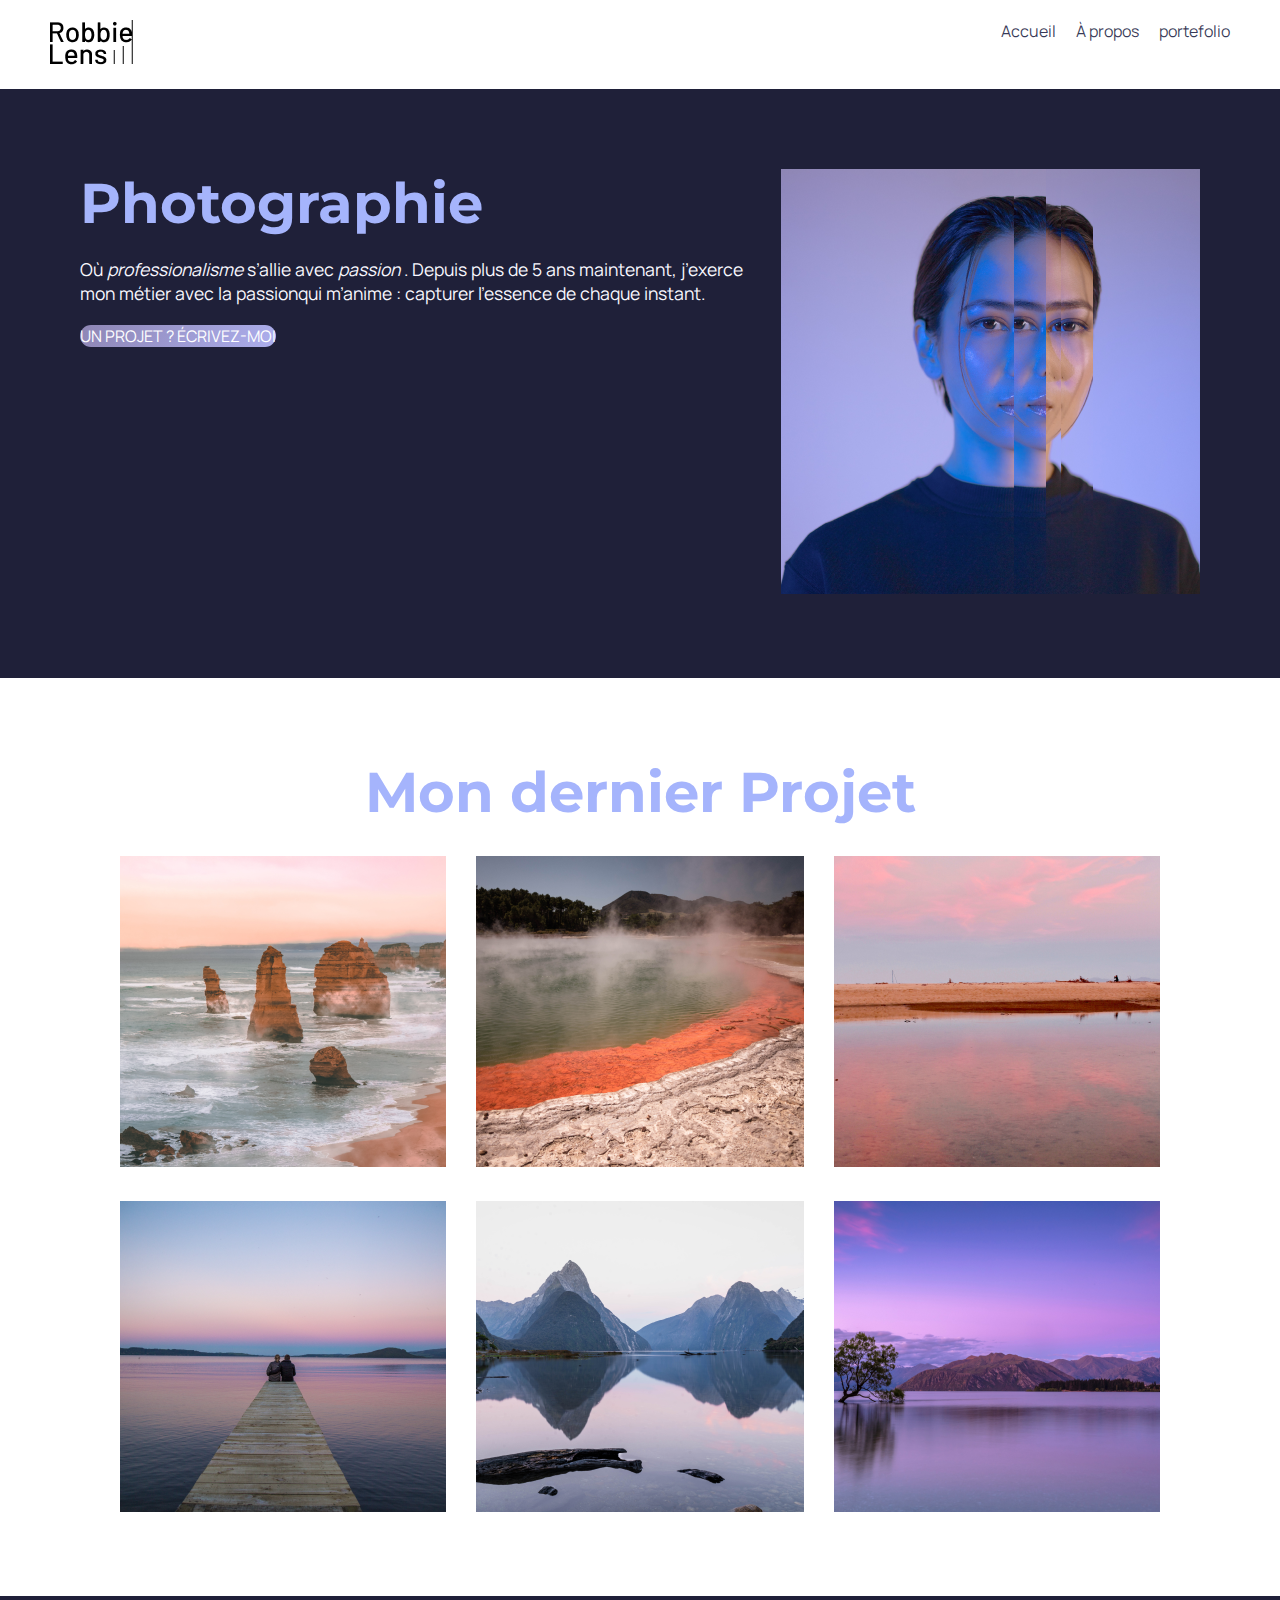
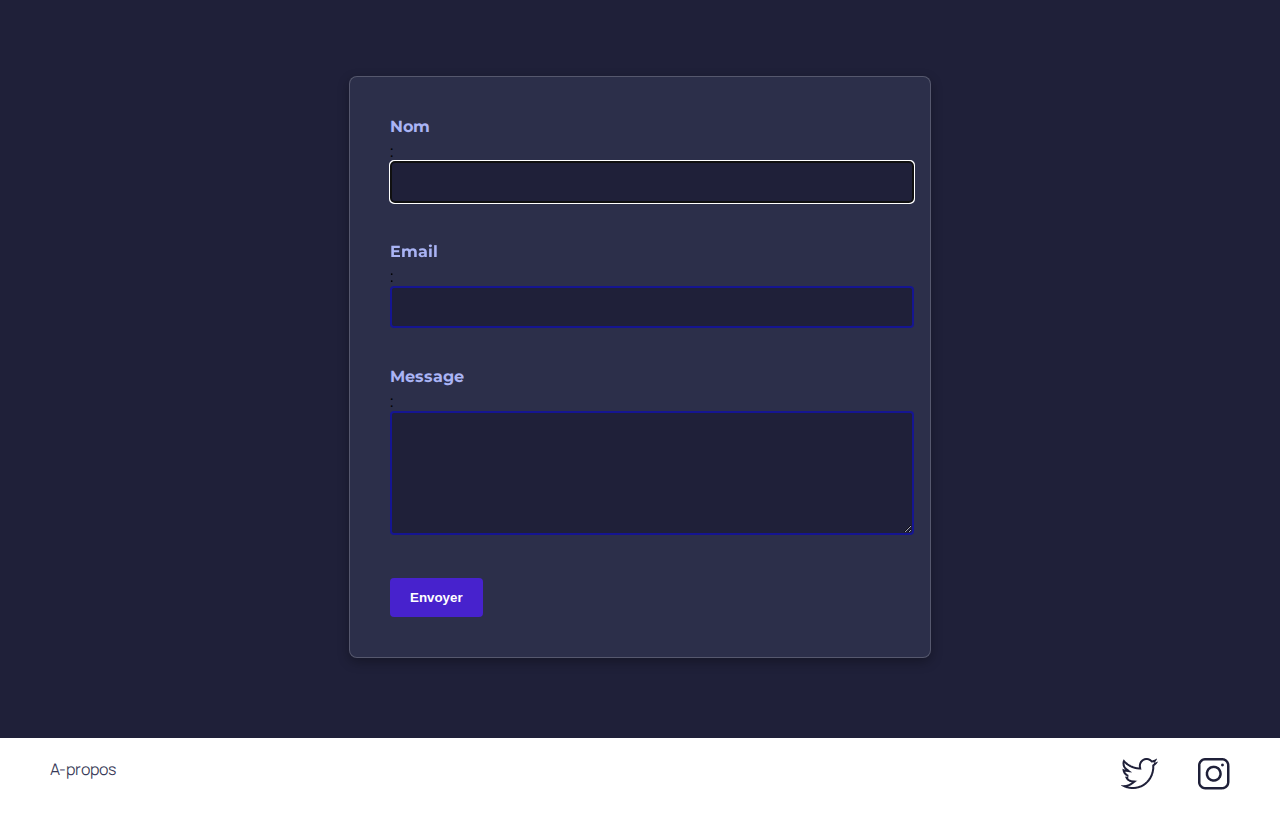
<file: index.html>
<!DOCTYPE html>
<html lang="fr">

<head>
    <meta charset="utf-8">
    <title>Accueil - Robbie Lens Photographie</title>
    <link rel="stylesheet" href="style.css">
    <link rel="preconnect" href="https://fonts.googleapis.com">
<link rel="preconnect" href="https://fonts.gstatic.com" crossorigin>
<link href="https://fonts.googleapis.com/css2?family=Manrope&family=Montserrat:ital,wght@0,100..900;1,100..900&display=swap" rel="stylesheet">
<link rel="preconnect" href="https://fonts.googleapis.com">
<link rel="preconnect" href="https://fonts.gstatic.com" crossorigin>
<link href="https://fonts.googleapis.com/css2?family=Manrope&family=Montserrat:ital,wght@0,100..900;1,100..900&display=swap" rel="stylesheet">
</head>

<body>
    <header>
        <nav>
            <div class="color">
                <img src="images/logo.png" alt="Logo Robbie Lens" >
            </div>
            <div class="space">
                <a href="index.html">Accueil</a>
                <a href="dossier-demo/a-propos.html">À propos</a>
                <a href="portefolio.html">portefolio</a>
            </div>
        </nav>
    </header>
    <main>
        <section class="align">
            <div id="espace">
                <h1 id="espace1">Photographie</h1>
                <p id="espace2">Où <em>professionalisme</em> s’allie avec <em>passion</em> . Depuis plus de 5 ans maintenant, j’exerce mon métier avec la passionqui m’anime : capturer l’essence de chaque instant.</p>
                <div id="espace3">
                    <a href="#formulaire" class="degrade ">UN PROJET ? ÉCRIVEZ-MOI </a>
                </div>
            </div>
            <div class="color"> 
                <img src="images/robbie-lens.png" alt="robbie">
            </div>
        </section class="back">
        <section id="alignvrai">
            <h1>Mon dernier Projet</h1>
            <div class="row">
                <div><img src="images/acceuil/element-1.png" alt="ex"></div>
                <div><img src="images/acceuil/element-2.png" alt="ex"></div>
                <div><img src="images/acceuil/element-3.png" alt="ex"></div>
            </div>
            <div class="row">
                <div><img src="images/acceuil/element-4.png" alt="ex"></div>
                <div><img src="images/acceuil/element-5.png" alt="ex"></div>
                <div><img src="images/acceuil/element-6.png" alt="ex"></div>
            </div>
        </section>
        <section>
            <form action="" method="get" id="formulaire">
                <label for="nom">Nom</label>: <input type="text" name="nom" id="nom" required autofocus><br><br>
                <label for="mail">Email</label>: <input type="email" name="mail" id="mail" required ><br><br>
                <label for="message">Message</label>: <textarea name="message" id="message" required></textarea><br><br>
                <input type="submit" value="Envoyer" >
            </form>
        </section>
    </main>
    <footer>
    
        <div>
            <a href="dossier-demo/a-propos.html">A-propos</a><br>
        </div>
        <div class="foot">
            <a href="https://x.com/" target="_blank"><img src="images/twitter.png" alt="image-twitter"></a><br>
            <a href="http://www.instagram.com/" target="_blank" ><img src="images/instagram.png" alt="instagram"></a>   
        </div>

    </footer>
    
   
    
</body>

</html>
</file>
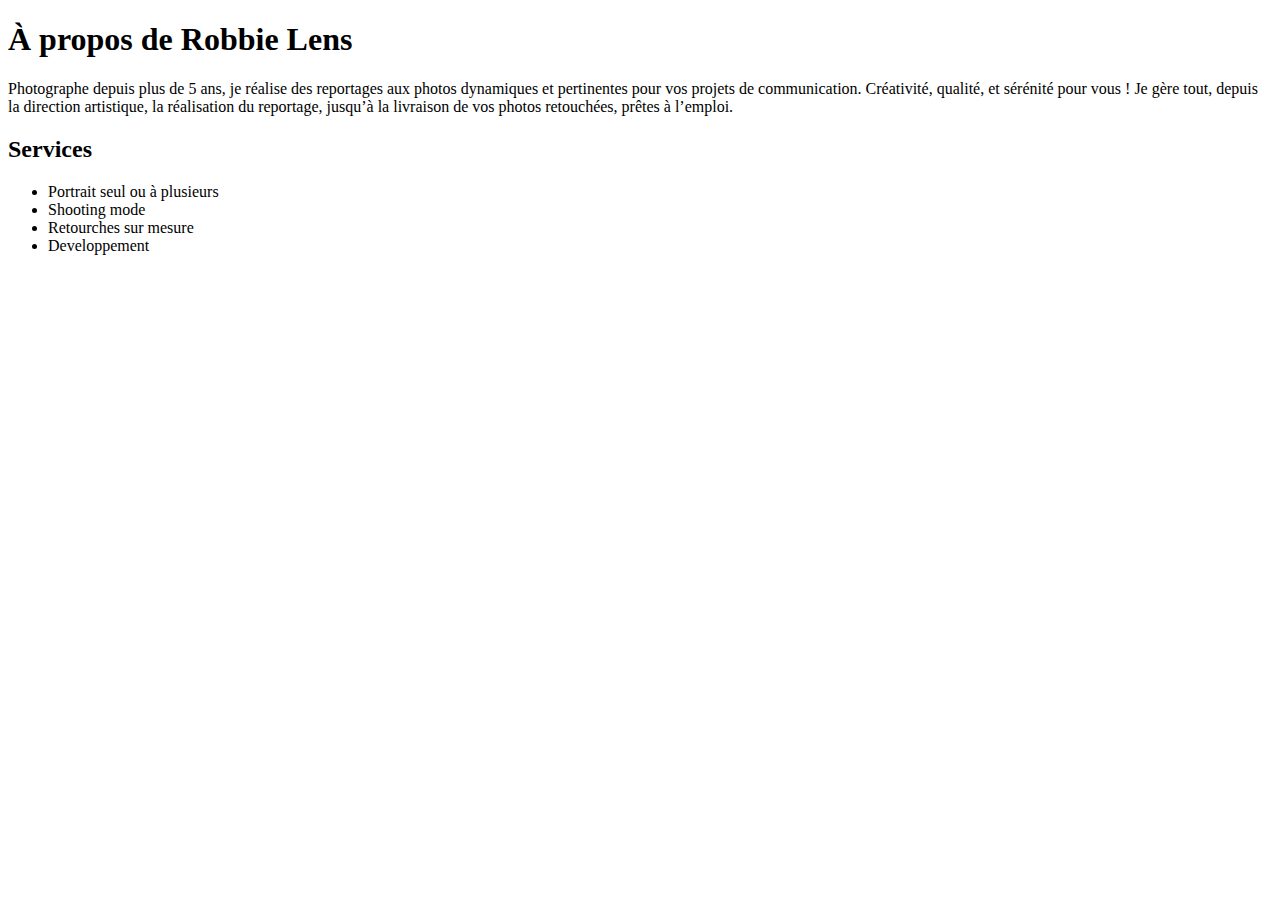
<file: a-propos.html>
<!DOCTYPE html>
<html lang="fr">

<head>
    <meta charset="utf-8">
    <title>À propos - Robbie Lens Photographie</title>
</head>

<body>
    <h1>À propos de Robbie Lens</h1>
    <p>Photographe depuis plus de 5 ans, je réalise des reportages aux photos dynamiques et pertinentes pour vos projets de communication. Créativité, qualité, et sérénité pour vous ! Je gère tout, depuis la direction artistique, la réalisation du reportage, jusqu’à la livraison de vos photos retouchées, prêtes à l’emploi.</p>
    <h2>Services</h2>
    <ul>
        <li>Portrait seul ou à plusieurs</li>
        <li>Shooting mode </li>
        <li>Retourches sur mesure</li>
        <li>Developpement</li>
    </ul>
</body>

</html>
</file>
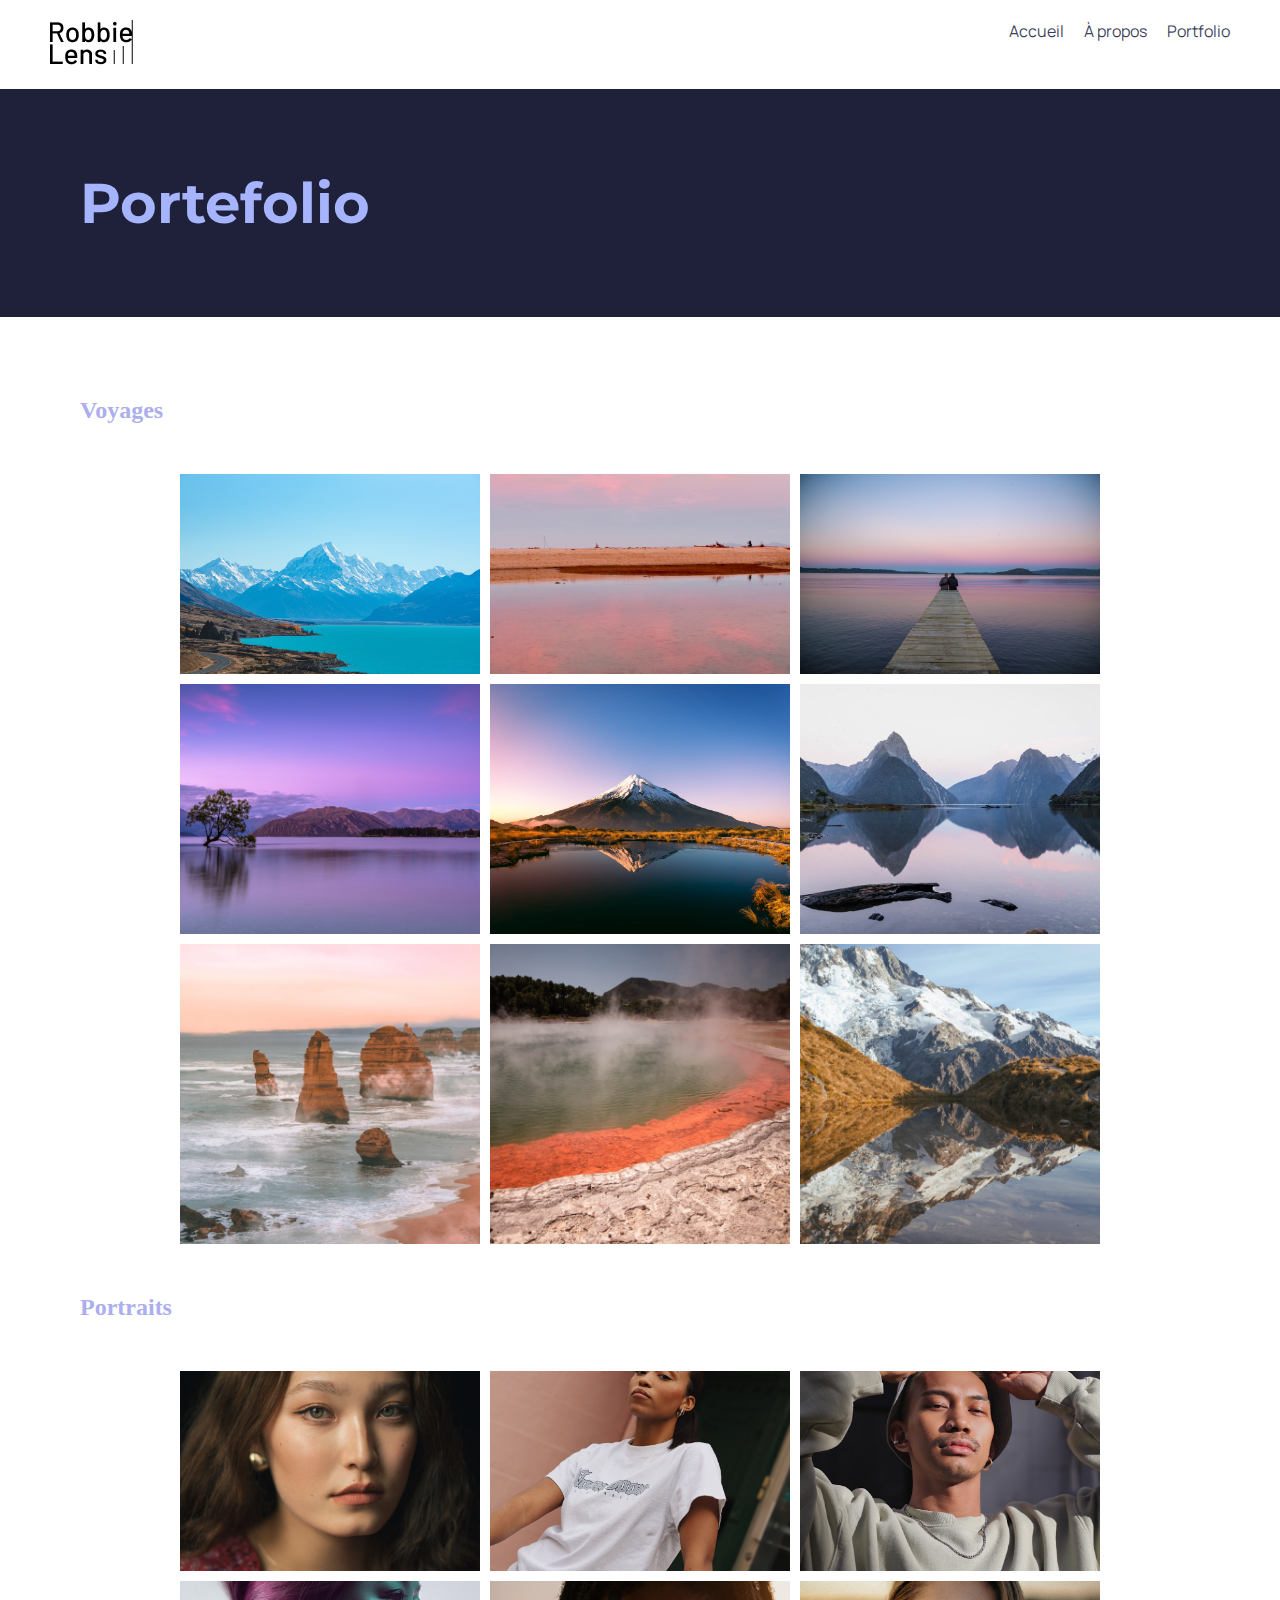
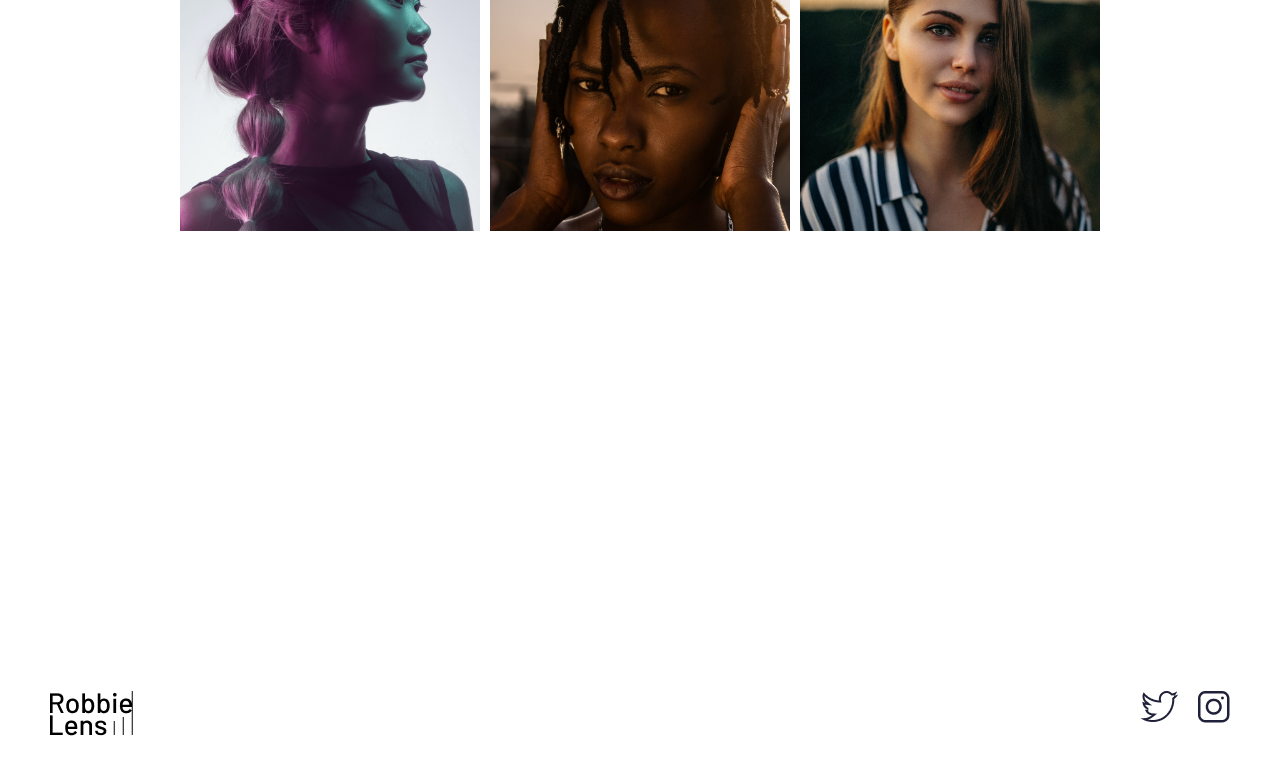
<file: portefolio.html>
<!DOCTYPE html>
<html lang="fr">

<head>
    <meta charset="utf-8" >
    <title>Portfolio - Robbie Lens Photographie</title>
    <link href="style.css" rel="stylesheet" >
    <link rel="preconnect" href="https://fonts.googleapis.com">
    <link rel="preconnect" href="https://fonts.gstatic.com" crossorigin>
    <link href="https://fonts.googleapis.com/css2?family=Manrope&family=Montserrat&display=swap" rel="stylesheet">
</head>

<body>
    <header>
        <nav>
            <a href="index.html" class="lien-icone">
                <img src="images/logo.png" alt="Logo Robbie Lens" >
            </a>
            <div class="space">
                <a href="index.html">Accueil</a>
                <a href="dossier-demo/a-propos.html">À propos</a>
                <a href="portefolio.html">Portfolio</a>
            </div>
        </nav>
    </header>
    <main>
        <section>
            <h1>Portefolio</h1>
        </section>
        <section class="portfolio-section-photos">
            <h2 class="ecriture">Voyages</h2>
            <!-- Créez ici votre grid Voyages -->
             <div class="container-id">
                <div class="container-voyage">
                <div class="grid-paysages"><img src="portfolio/paysage1.jpg" alt=""><div class="overlay">Voir la photo</div></div>
                <div class="grid-paysages"><img src="portfolio/paysage2.jpg" alt=""><div class="overlay">Voir la photo</div></div>
                <div class="grid-paysages"><img src="portfolio/paysage3.jpg" alt=""><div class="overlay">Voir la photo</div></div>
                <div class="grid-paysages"><img src="portfolio/paysage4.jpg" alt=""><div class="overlay">Voir la photo</div></div>
                <div class="grid-paysages"><img src="portfolio/paysage5.jpg" alt=""><div class="overlay">Voir la photo</div></div>
                <div class="grid-paysages"><img src="portfolio/paysage6.jpg" alt=""><div class="overlay">Voir la photo</div></div>
                <div class="grid-paysages"><img src="portfolio/paysage7.jpg" alt=""><div class="overlay">Voir la photo</div></div>
                <div class="grid-paysages"><img src="portfolio/paysage8.jpg" alt=""><div class="overlay">Voir la photo</div></div>
                <div class="grid-paysages"><img src="portfolio/paysage9.jpg" alt=""><div class="overlay">Voir la photo</div></div>
             </div>
             </div>
            <h2 class="ecriture">Portraits</h2>
            <!-- Créez ici votre grid Portraits -->
             <div class="container-id">
                <div class="container-voyage">
                <div class="grid-paysages"><img src="portfolio/portrait1.jpg" alt=""><div class="overlay">Voir la photo</div></div>
                <div class="grid-paysages"><img src="portfolio/portrait2.jpg" alt=""><div class="overlay">Voir la photo</div></div>
                <div class="grid-paysages"><img src="portfolio/portrait3.jpg" alt=""><div class="overlay">Voir la photo</div></div>
                <div class="grid-paysages"><img src="portfolio/portrait4.jpg" alt=""><div class="overlay">Voir la photo</div></div>
                <div class="grid-paysages"><img src="portfolio/portrait5.jpg" alt=""><div class="overlay">Voir la photo</div></div>
                <div class="grid-paysages"><img src="portfolio/portrait6.jpg" alt=""><div class="overlay">Voir la photo</div></div>
             </div>
             </div>
        </section>
    </main>
    <footer>
        <a href="index.html" class="lien-icone">
            <img src="images/logo.png" alt="Logo Robbie Lens" >
        </a>
        <div class="foot">
            <a target="_blank" href="https://twitter.com/" class="lien-icone">
                <img src="images/twitter.png" alt="Logo Twitter" >
            </a>
            <a target="_blank" href="https://www.instagram.com/" class="lien-icone">
                <img src="images/instagram.png" alt="Logo Instagram" >
            </a>
        </div>
    </footer>
</body>

</html>
</file>
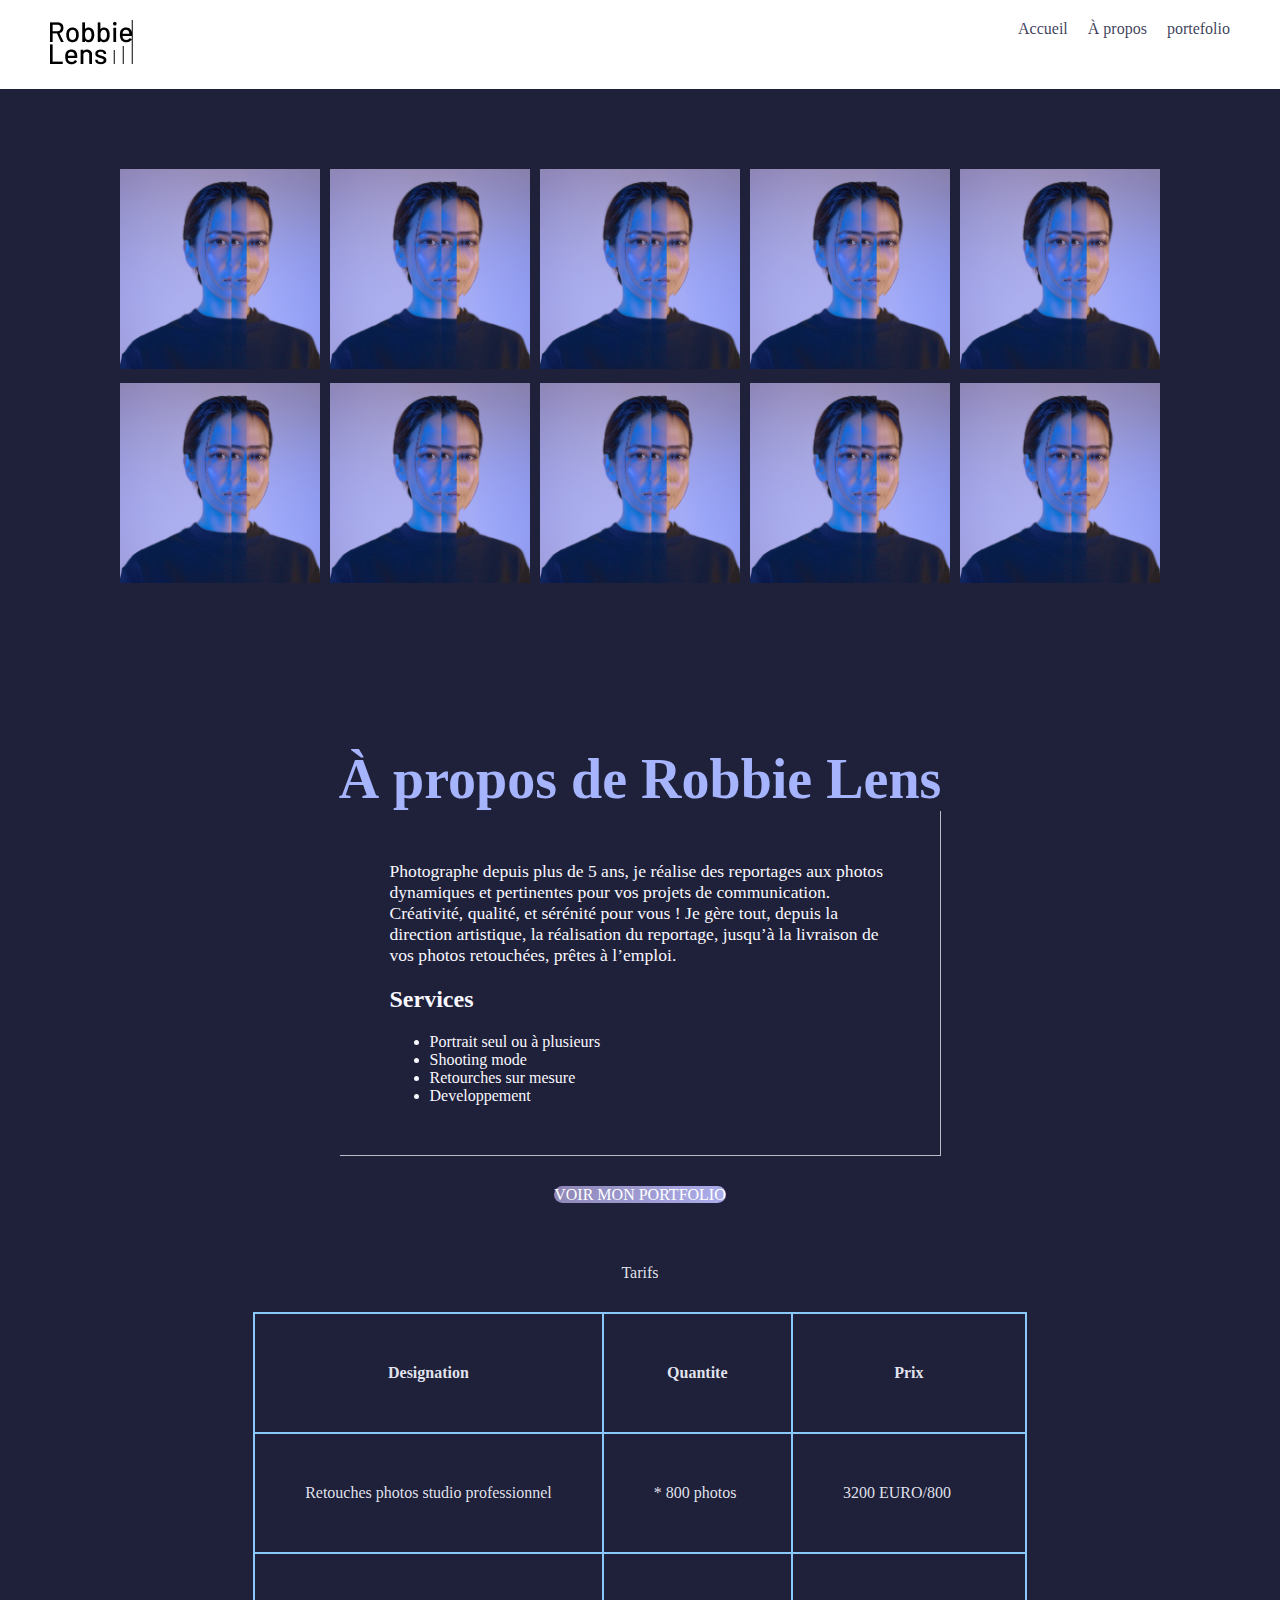
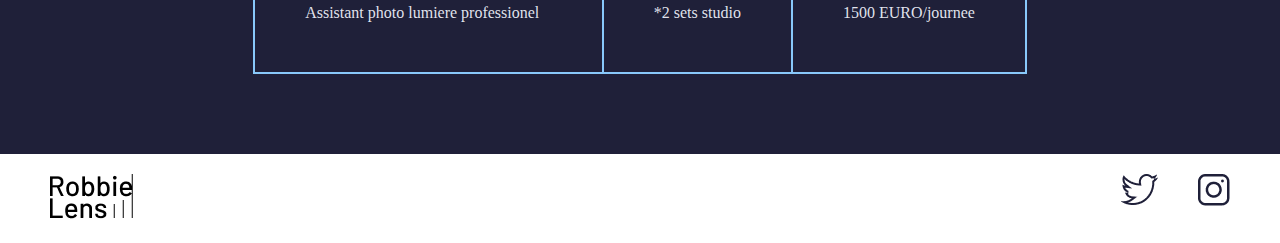
<file: dossier-demo/a-propos.html>
<!DOCTYPE html>
<html lang="fr">

<head>
    <meta charset="utf-8">
    <title>À propos - Robbie Lens Photographie</title>
    <link rel="stylesheet" href="../style.css">
</head>

<body>
    <header>
        <nav>
            <div class="color">
                <a href="../index.html"><img src="../images/logo.png" alt="logo-Acceuil"></a> 
            </div>
            <div class="space">
                <a href="../index.html">Accueil</a>
                <a href="dossier-demo/a-propos.html">À propos</a>
                <a href="../portefolio.html">portefolio</a>
            </div>
        </nav>


    </header>
    <main>
        <section class="photo">
            <div class="photo1">
                <div><img src="../images/robbie-lens.png" alt="photoduple" class="reduire"></div>
                <div><img src="../images/robbie-lens.png" alt="photoduple" class="reduire"></div>
                <div><img src="../images/robbie-lens.png" alt="photoduple" class="reduire"></div>
                <div><img src="../images/robbie-lens.png" alt="photoduple" class="reduire"></div>
                <div><img src="../images/robbie-lens.png" alt="photoduple" class="reduire"></div>

            </div>
            <div class="photo1">
                <div><img src="../images/robbie-lens.png" alt="photoduple" class="reduire"></div>
                <div><img src="../images/robbie-lens.png" alt="photoduple" class="reduire"></div>
                <div><img src="../images/robbie-lens.png" alt="photoduple" class="reduire"></div>
                <div><img src="../images/robbie-lens.png" alt="photoduple" class="reduire"></div>
                <div><img src="../images/robbie-lens.png" alt="photoduple" class="reduire"></div>

            </div>

        </section>
        <section class="align1">
            <h1>À propos de Robbie Lens</h1>
            <div id="border">
                <p>Photographe depuis plus de 5 ans, je réalise des reportages aux photos dynamiques et pertinentes pour vos projets de communication. Créativité, qualité, et sérénité pour vous ! Je gère tout, depuis la direction artistique, la réalisation du reportage, jusqu’à la livraison de vos photos retouchées, prêtes à l’emploi.</p>
                <h2 id="topmarge">Services</h2>
                <ul id="top">
                    <li>Portrait seul ou à plusieurs</li>
                    <li>Shooting mode </li>
                    <li>Retourches sur mesure</li>
                    <li>Developpement</li>
                </ul>
            </div>
            <div class="margin">
                <a href="#" class="degrade">VOIR MON PORTFOLIO</a>
            </div>
            <table id="table">
                <caption>Tarifs</caption>
                <tr>
                    <th>Designation</th>
                    <th>Quantite</th>
                    <th>Prix</th>
                </tr>
                <tr>
                    <td>Retouches photos studio professionnel</td>
                    <td>* 800 photos</td>
                    <td>3200 EURO/800</td>
                </tr>
                <tr>
                    <td>Assistant photo lumiere professionel</td>
                    <td>*2 sets studio</td>
                    <td>1500 EURO/journee</td>
                </tr>
            </table>
           
        </section>
      
    </main>
    <footer>
        <div>
                <a href="../index.html"><img src="../images/logo.png" alt="logo-Acceuil"></a><br>
        </div>
        <div class="foot">
            <a href="https://x.com/" target="_blank"><img src="../images/twitter.png" alt="image-twitter"></a><br>
            <a href="http://www.instagram.com/" target="_blank" ><img src="../images/instagram.png" alt=""></a>
        </div>
    </footer>
</body>

</html>
</file>
<file: style.css>
a{
    color: black;
}
span{
color: #A5B4FC;
}
h1{
    font-size: 3.5em;
    color: #A5B4FC;
    font-family: Montserrat;
}
p{
    font-size: 1.1em;
    font-family: Manrope;
}
ul li {
    font-size: 1em;
    font-family: Manrope;
}
div a{
    text-decoration: none;
    font-size: 1em;
    font-family: Manrope;
    color: #01032bc8;
    border-radius: 50px;
}
 header nav .color{
    background-color: white;

}
body{
    background-color:#1F2039 ;
}
p,ul li,h2{
    color:#F9F8FF ;
    
}

div .degrade{
    background: linear-gradient(120deg,#8E86B5,#ACAEED);
    font-family: Manrope;
    color: white;
}
#border{
    border-bottom: 1px #e4e2eaca solid;
    border-right: 1px #e4e2eaca solid;
    padding: 50px;
    width: 500px;
} 
 div a:hover{
    text-decoration: underline;

}
div .degrade:hover{
background: linear-gradient(90deg,#648469,#900505d0);
}
*{
    margin:0;
}
header,footer{
    padding-top: 20px;
    padding-bottom: 20px;
    padding-left: 50px;
    padding-right: 50px;
    background-color: white;
}
section{
    padding: 80px;
}
#topmarge{
    margin-top: 20px;
}
#top{
    margin-top: 20px;
}
nav{
    display: flex;
    justify-content: space-between;
}
.space{
    display: flex;
    gap: 20px;
}
.align{
    display: flex;
    justify-content: space-between;
}
#espace1{
    padding-bottom: 20px;
}

#espace2{
    padding-bottom: 20px;
}
#alignvrai{
    display: flex;
    flex-direction: column;
    align-items: center;
    gap:30px;
    background-color: white;
}
.row{
    display: flex;
    justify-content: center;
    gap: 30px;
}
footer{
    display: flex;
    justify-content: space-between;
}

.grid-paysages img,
.grid-portraits img {
  width: 100%;
  height: 100%;
  /* Même si vous ne connaissez pas cette propriété, vous en aurez besoin pour permettre aux images de respecter les dimensions de la grid CSS */
  object-fit: cover;
}
.container-voyage{
  display: grid;
  grid-template-columns: 300px 300px 300px;
  grid-template-rows:200px 250px 300px ;
  gap: 10px;


}
.grid-paysages{
  display: flex;
  align-items: center;
  justify-content: center;
  position: relative;
  display: inline-block;

}
.back{
    background-color: white;
}
.reduire{
    height: 200px;
    width: 200px;
}
.photo{
    display: flex;
    flex-direction: column;
    gap:10px;
}
.photo1{
    display: flex;
    justify-content: center;
    gap: 10px;
}
.align1{
    display: flex;
    flex-direction: column;
    justify-content: center;
    align-items: center;
}
.margin{
    margin: 30px;
}
.foot{
    display: flex;
    gap: 20px;
}
.container-id{
    display: flex;
    justify-content: center;
    margin: 50px;
}
.portfolio-section-photos{
    background-color: white;
}
.ecriture{
    color: #ACAEED;
}
.overlay {
  position: absolute;
  top: 0;
  left: 0;
  right: 0;
  bottom: 0;
  background-color: rgba(0, 0, 0, 0.7); /* fond noir à 70% */
  color: white;
  font-size: 1.2em;
  font-weight: bold;
  display: none; /* caché par défaut */
  align-items: center;
  justify-content: center;
  font-family: Montserrat;
}

.grid-paysages:hover .overlay {
  display: flex; /* s’affiche au survol */
}
th,td{
    border: 2px solid rgb(136, 200, 250);
    padding: 50px;
}
table{
    border-collapse: collapse;
    color: #eef0faf0;
}
table caption{
    margin: 30px;
}
form {
    background-color: #2c2f4a;
    border-radius: 8px;
    border: 1px solid #ffffff33;
    width: 100%;
    max-width: 500px;
    padding: 40px;
    margin: auto;
    box-shadow: 0 4px 12px rgba(0, 0, 0, 0.3);
    font-family: 'Montserrat', sans-serif;
}

section form label {
    color: #aab4f5;
    font-weight: bold;
    display: block;
    margin-bottom: 6px;
}

#nom, #mail, #message {
    width: 100%;
    padding: 10px;
    margin-bottom: 20px;
    border: 2px solid rgba(20, 20, 159, 0.868);
    background-color: #1F2039;
    color: #eeecfd;
    border-radius: 4px;
    font-size: 1rem;
}

#message {
    resize: vertical;
    min-height: 100px;
}

input[type="submit"] {
    background-color: #4722cd;
    color: white;
    border: none;
    padding: 12px 20px;
    border-radius: 4px;
    cursor: pointer;
    font-weight: bold;
    transition: background-color 0.3s ease;
}

input[type="submit"]:hover {
    background-color: #3419a8;
}
</file>
